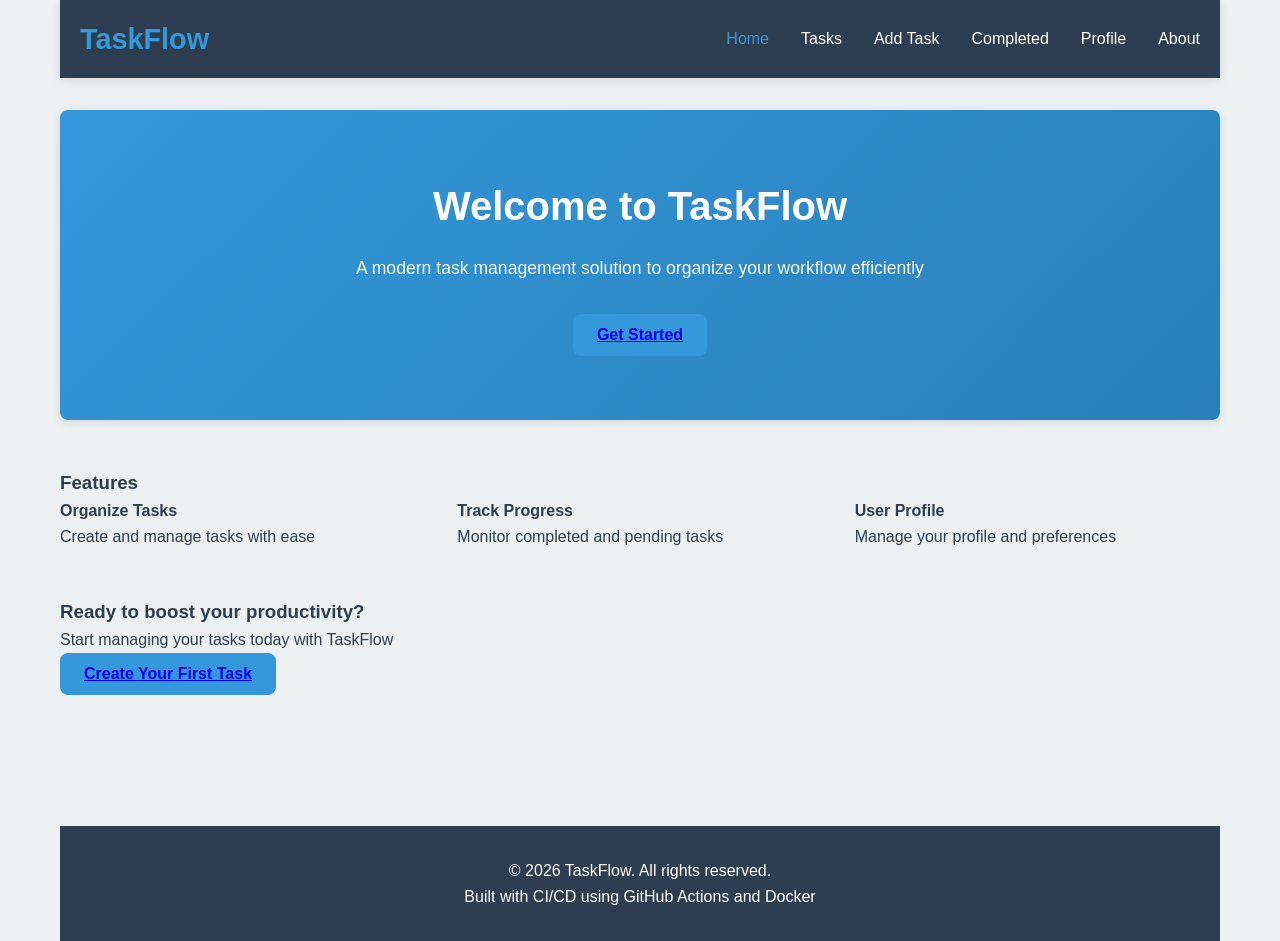
<file: source/index.html>
<!doctype html>
<html lang="en">
  <head>
    <meta charset="UTF-8" />
    <meta name="viewport" content="width=device-width, initial-scale=1.0" />
    <title>TaskFlow - Task Management</title>
    <link rel="stylesheet" href="../styles/style.css" />
  </head>

  <body>
    <div class="container">
      <header>
        <nav class="navbar">
          <div class="logo">
            <h1>TaskFlow</h1>
          </div>
          <ul class="nav-links">
            <li><a href="index.html" class="active">Home</a></li>
            <li><a href="task-list.html">Tasks</a></li>
            <li><a href="add-task.html">Add Task</a></li>
            <li><a href="completed-tasks.html">Completed</a></li>
            <li><a href="profile.html">Profile</a></li>
            <li><a href="about.html">About</a></li>
          </ul>
        </nav>
      </header>

      <main>
        <section class="hero">
          <div class="hero-content">
            <h2>Welcome to TaskFlow</h2>
            <p>
              A modern task management solution to organize your workflow
              efficiently
            </p>
            <button class="btn btn-primary">
              <a href="add-task.html">Get Started</a>
            </button>
          </div>
        </section>

        <section class="features">
          <h3>Features</h3>
          <div class="features-grid">
            <div class="feature-card">
              <h4>Organize Tasks</h4>
              <p>Create and manage tasks with ease</p>
            </div>
            <div class="feature-card">
              <h4>Track Progress</h4>
              <p>Monitor completed and pending tasks</p>
            </div>
            <div class="feature-card">
              <h4>User Profile</h4>
              <p>Manage your profile and preferences</p>
            </div>
          </div>
        </section>

        <section class="cta">
          <h3>Ready to boost your productivity?</h3>
          <p>Start managing your tasks today with TaskFlow</p>
          <button class="btn btn-primary">
            <a href="add-task.html">Create Your First Task</a>
          </button>
        </section>
      </main>

      <footer>
        <p>&copy; 2026 TaskFlow. All rights reserved.</p>
        <p>Built with CI/CD using GitHub Actions and Docker</p>
      </footer>
    </div>
  </body>
</html>
</file>
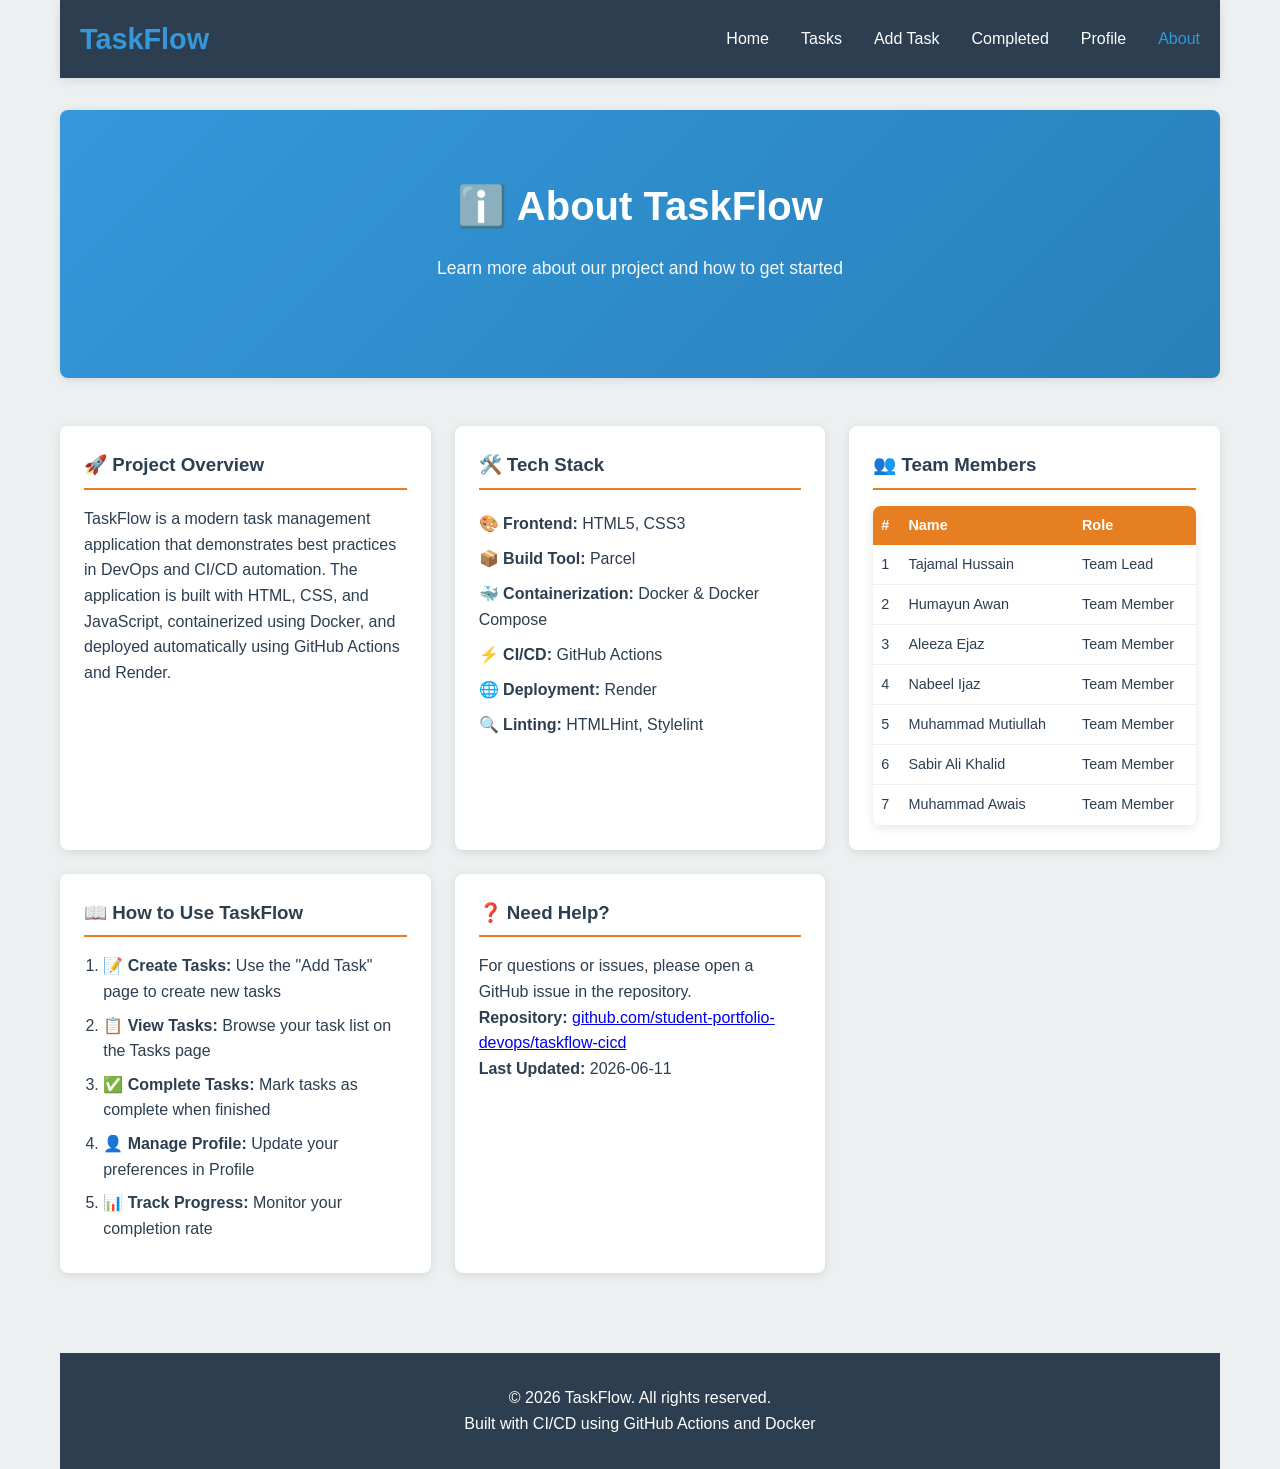
<file: source/about.html>
<!doctype html>
<html lang="en">
  <head>
    <meta charset="UTF-8" />
    <meta name="viewport" content="width=device-width, initial-scale=1.0" />
    <title>TaskFlow - About & Help</title>
    <link rel="stylesheet" href="../styles/style.css" />
  </head>

  <body>
    <div class="container">
      <header>
        <nav class="navbar">
          <div class="logo">
            <h1>TaskFlow</h1>
          </div>
          <ul class="nav-links">
            <li><a href="index.html">Home</a></li>
            <li><a href="task-list.html">Tasks</a></li>
            <li><a href="add-task.html">Add Task</a></li>
            <li><a href="completed-tasks.html">Completed</a></li>
            <li><a href="profile.html">Profile</a></li>
            <li><a href="about.html" class="active">About</a></li>
          </ul>
        </nav>
      </header>

      <main>
        <section class="hero about-hero">
          <div class="hero-content">
            <h2>ℹ️ About TaskFlow</h2>
            <p>Learn more about our project and how to get started</p>
          </div>
        </section>

        <section class="about-section">
          <div class="about-grid">
            <div class="about-card">
              <h3>🚀 Project Overview</h3>
              <p>
                TaskFlow is a modern task management application that
                demonstrates best practices in DevOps and CI/CD automation. The
                application is built with HTML, CSS, and JavaScript,
                containerized using Docker, and deployed automatically using
                GitHub Actions and Render.
              </p>
            </div>

            <div class="about-card">
              <h3>🛠️ Tech Stack</h3>
              <ul class="tech-list">
                <li>🎨 <strong>Frontend:</strong> HTML5, CSS3</li>
                <li>📦 <strong>Build Tool:</strong> Parcel</li>
                <li>
                  🐳 <strong>Containerization:</strong> Docker & Docker Compose
                </li>
                <li>⚡ <strong>CI/CD:</strong> GitHub Actions</li>
                <li>🌐 <strong>Deployment:</strong> Render</li>
                <li>🔍 <strong>Linting:</strong> HTMLHint, Stylelint</li>
              </ul>
            </div>

            <div class="about-card">
              <h3>👥 Team Members</h3>
              <table class="team-table">
                <thead>
                  <tr>
                    <th>#</th>
                    <th>Name</th>
                    <th>Role</th>
                  </tr>
                </thead>
                <tbody>
                  <tr>
                    <td>1</td>
                    <td>Tajamal Hussain</td>
                    <td>Team Lead</td>
                  </tr>
                  <tr>
                    <td>2</td>
                    <td>Humayun Awan</td>
                    <td>Team Member</td>
                  </tr>
                  <tr>
                    <td>3</td>
                    <td>Aleeza Ejaz</td>
                    <td>Team Member</td>
                  </tr>
                  <tr>
                    <td>4</td>
                    <td>Nabeel Ijaz</td>
                    <td>Team Member</td>
                  </tr>
                  <tr>
                    <td>5</td>
                    <td>Muhammad Mutiullah</td>
                    <td>Team Member</td>
                  </tr>
                  <tr>
                    <td>6</td>
                    <td>Sabir Ali Khalid</td>
                    <td>Team Member</td>
                  </tr>
                  <tr>
                    <td>7</td>
                    <td>Muhammad Awais</td>
                    <td>Team Member</td>
                  </tr>
                </tbody>
              </table>
            </div>

            <div class="about-card">
              <h3>📖 How to Use TaskFlow</h3>
              <ol class="help-steps">
                <li>
                  📝 <strong>Create Tasks:</strong> Use the "Add Task" page to
                  create new tasks
                </li>
                <li>
                  📋 <strong>View Tasks:</strong> Browse your task list on the
                  Tasks page
                </li>
                <li>
                  ✅ <strong>Complete Tasks:</strong> Mark tasks as complete
                  when finished
                </li>
                <li>
                  👤 <strong>Manage Profile:</strong> Update your preferences in
                  Profile
                </li>
                <li>
                  📊 <strong>Track Progress:</strong> Monitor your completion
                  rate
                </li>
              </ol>
            </div>

            <div class="about-card">
              <h3>❓ Need Help?</h3>
              <p>
                For questions or issues, please open a GitHub issue in the
                repository.
              </p>
              <p>
                <strong>Repository:</strong>
                <a
                  href="https://github.com/student-portfolio-devops/taskflow-cicd"
                  target="_blank"
                  >github.com/student-portfolio-devops/taskflow-cicd</a
                >
              </p>
              <p><strong>Last Updated:</strong> 2026-06-11</p>
            </div>
          </div>
        </section>
      </main>

      <footer>
        <p>&copy; 2026 TaskFlow. All rights reserved.</p>
        <p>Built with CI/CD using GitHub Actions and Docker</p>
      </footer>
    </div>
  </body>
</html>
</file>
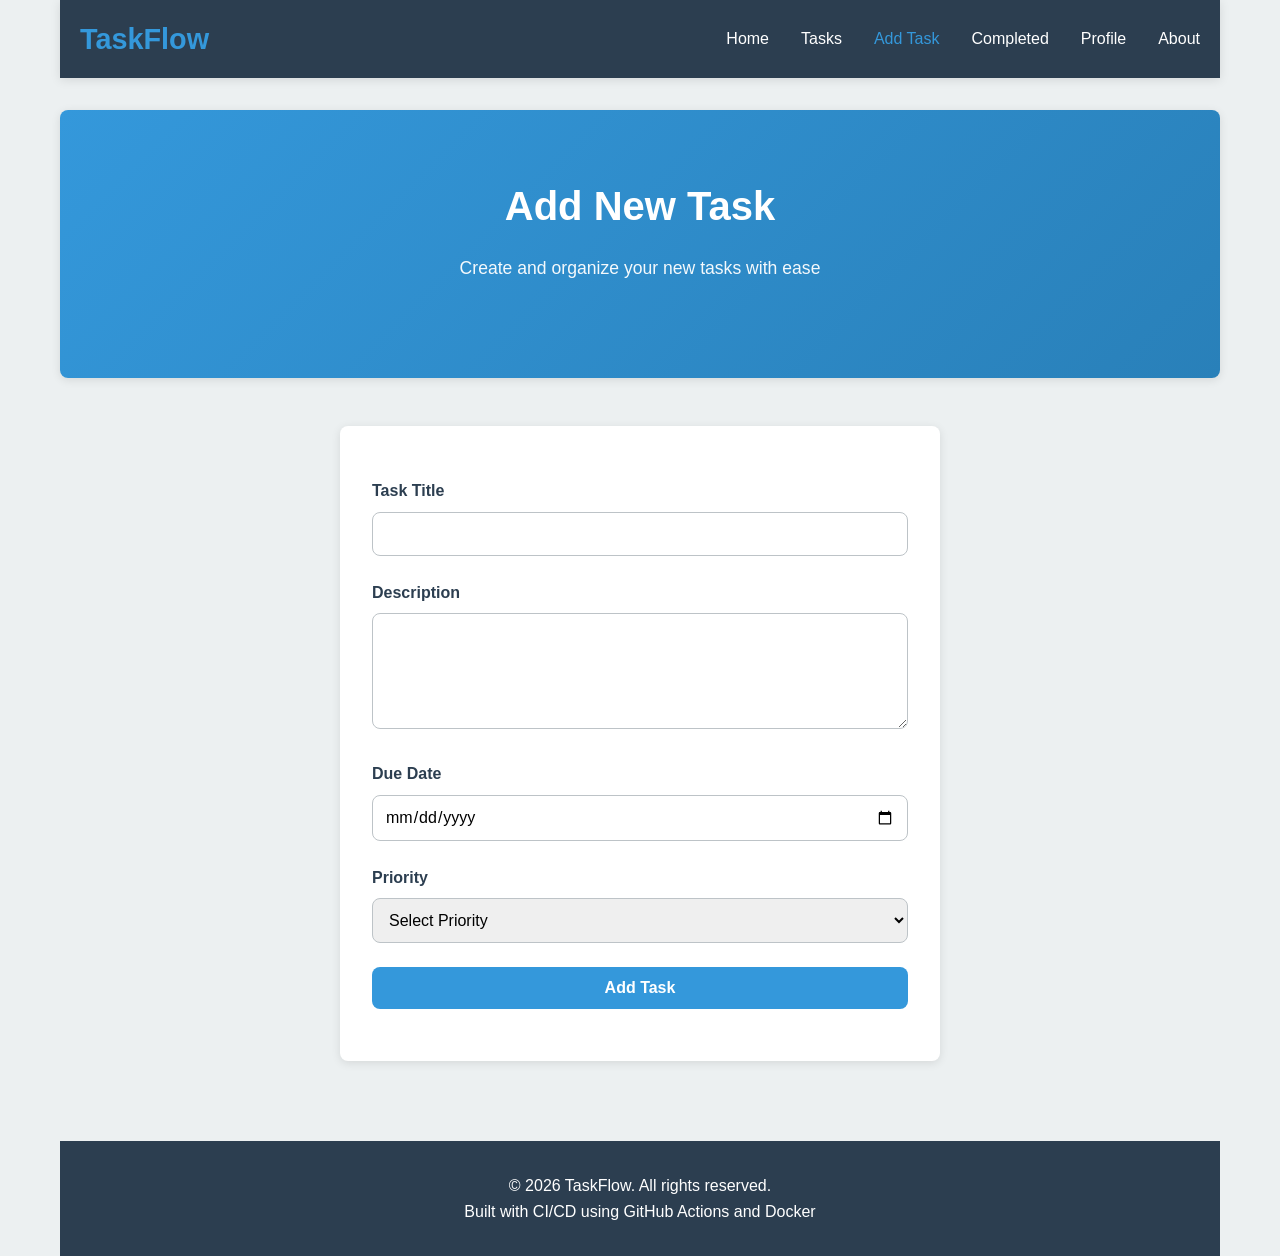
<file: source/add-task.html>
<!doctype html>
<html lang="en">
  <head>
    <meta charset="UTF-8" />
    <meta name="viewport" content="width=device-width, initial-scale=1.0" />
    <title>Add Task - TaskFlow</title>
    <link rel="stylesheet" href="../styles/style.css" />
  </head>

  <body>
    <div class="container">
      <header>
        <nav class="navbar">
          <div class="logo">
            <h1>TaskFlow</h1>
          </div>
          <ul class="nav-links">
            <li><a href="index.html">Home</a></li>
            <li><a href="task-list.html">Tasks</a></li>
            <li><a href="add-task.html" class="active">Add Task</a></li>
            <li><a href="completed-tasks.html">Completed</a></li>
            <li><a href="profile.html">Profile</a></li>
            <li><a href="about.html">About</a></li>
          </ul>
        </nav>
      </header>

      <main>
        <section class="hero">
          <div class="hero-content">
            <h2>Add New Task</h2>
            <p>Create and organize your new tasks with ease</p>
          </div>
        </section>

        <section class="task-form-section">
          <form class="add-task-form">
            <label for="title">Task Title</label>
            <input type="text" id="title" required />

            <label for="description">Description</label>
            <textarea id="description" rows="5" required></textarea>

            <label for="date">Due Date</label>
            <input type="date" id="date" required />

            <label for="priority">Priority</label>
            <select id="priority" required>
              <option value="">Select Priority</option>
              <option>High</option>
              <option>Medium</option>
              <option>Low</option>
            </select>

            <button type="submit" class="btn btn-primary">Add Task</button>
          </form>
        </section>
      </main>

      <footer>
        <p>&copy; 2026 TaskFlow. All rights reserved.</p>
        <p>Built with CI/CD using GitHub Actions and Docker</p>
      </footer>
    </div>
  </body>
</html>
</file>
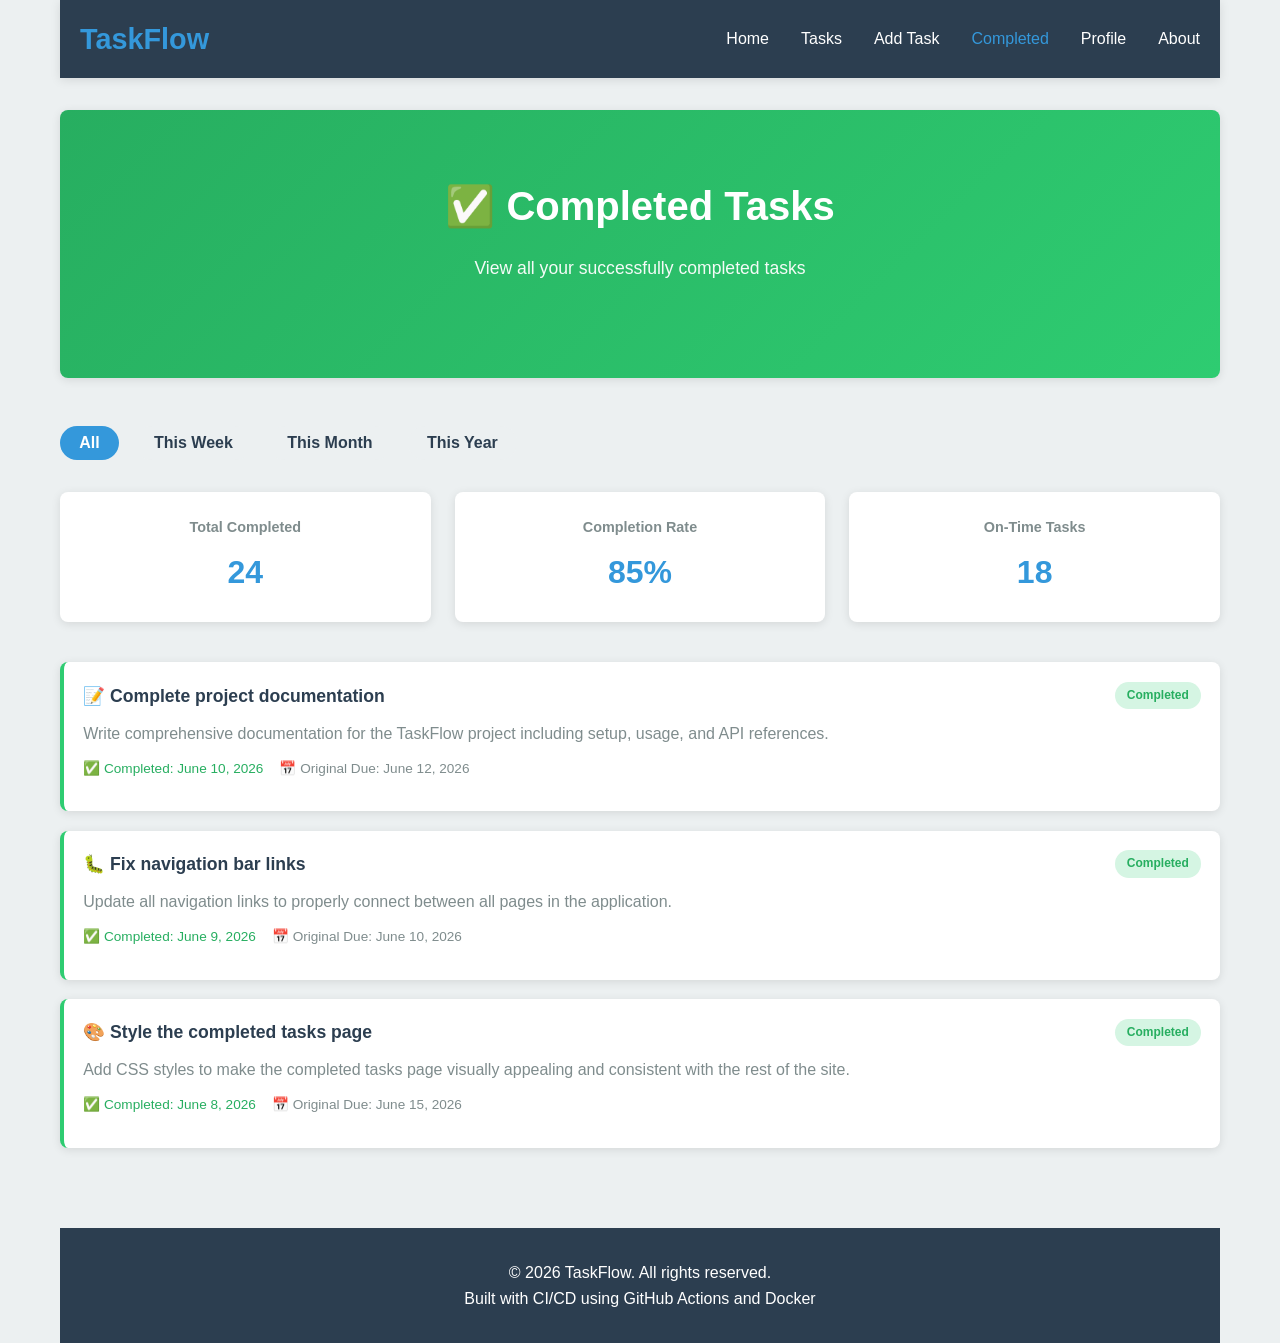
<file: source/completed-tasks.html>
<!doctype html>
<html lang="en">
  <head>
    <meta charset="UTF-8" />
    <meta name="viewport" content="width=device-width, initial-scale=1.0" />
    <title>TaskFlow - Completed Tasks</title>
    <link rel="stylesheet" href="../styles/style.css" />
  </head>

  <body>
    <div class="container">
      <header>
        <nav class="navbar">
          <div class="logo">
            <h1>TaskFlow</h1>
          </div>
          <ul class="nav-links">
            <li><a href="index.html">Home</a></li>
            <li><a href="task-list.html">Tasks</a></li>
            <li><a href="add-task.html">Add Task</a></li>
            <li><a href="completed-tasks.html" class="active">Completed</a></li>
            <li><a href="profile.html">Profile</a></li>
            <li><a href="about.html">About</a></li>
          </ul>
          <!-- ✅ Added missing closing tag -->
        </nav>
      </header>

      <main>
        <section class="hero completed-hero">
          <div class="hero-content">
            <h2>✅ Completed Tasks</h2>
            <p>View all your successfully completed tasks</p>
          </div>
        </section>

        <section class="completed-tasks-section">
          <div class="filters">
            <button type="button" class="btn btn-filter active">All</button>
            <button type="button" class="btn btn-filter">This Week</button>
            <button type="button" class="btn btn-filter">This Month</button>
            <button type="button" class="btn btn-filter">This Year</button>
          </div>

          <div class="completed-stats">
            <div class="stat-card">
              <h3>Total Completed</h3>
              <p class="stat-number">24</p>
            </div>
            <div class="stat-card">
              <h3>Completion Rate</h3>
              <p class="stat-number">85%</p>
            </div>
            <div class="stat-card">
              <h3>On-Time Tasks</h3>
              <p class="stat-number">18</p>
            </div>
          </div>

          <div class="tasks-list completed-tasks-list">
            <div class="task-card completed">
              <div class="task-header">
                <h3>📝 Complete project documentation</h3>
                <span class="badge completed-badge">Completed</span>
              </div>
              <p class="task-description">
                Write comprehensive documentation for the TaskFlow project
                including setup, usage, and API references.
              </p>
              <div class="task-meta">
                <span class="completion-date">✅ Completed: June 10, 2026</span>
                <span class="due-date">📅 Original Due: June 12, 2026</span>
              </div>
            </div>

            <div class="task-card completed">
              <div class="task-header">
                <h3>🐛 Fix navigation bar links</h3>
                <span class="badge completed-badge">Completed</span>
              </div>
              <p class="task-description">
                Update all navigation links to properly connect between all
                pages in the application.
              </p>
              <div class="task-meta">
                <span class="completion-date">✅ Completed: June 9, 2026</span>
                <span class="due-date">📅 Original Due: June 10, 2026</span>
              </div>
            </div>

            <div class="task-card completed">
              <div class="task-header">
                <h3>🎨 Style the completed tasks page</h3>
                <span class="badge completed-badge">Completed</span>
              </div>
              <p class="task-description">
                Add CSS styles to make the completed tasks page visually
                appealing and consistent with the rest of the site.
              </p>
              <div class="task-meta">
                <span class="completion-date">✅ Completed: June 8, 2026</span>
                <span class="due-date">📅 Original Due: June 15, 2026</span>
              </div>
            </div>
          </div>
        </section>
      </main>

      <footer>
        <p>&copy; 2026 TaskFlow. All rights reserved.</p>
        <p>Built with CI/CD using GitHub Actions and Docker</p>
      </footer>
    </div>
  </body>
</html>
</file>
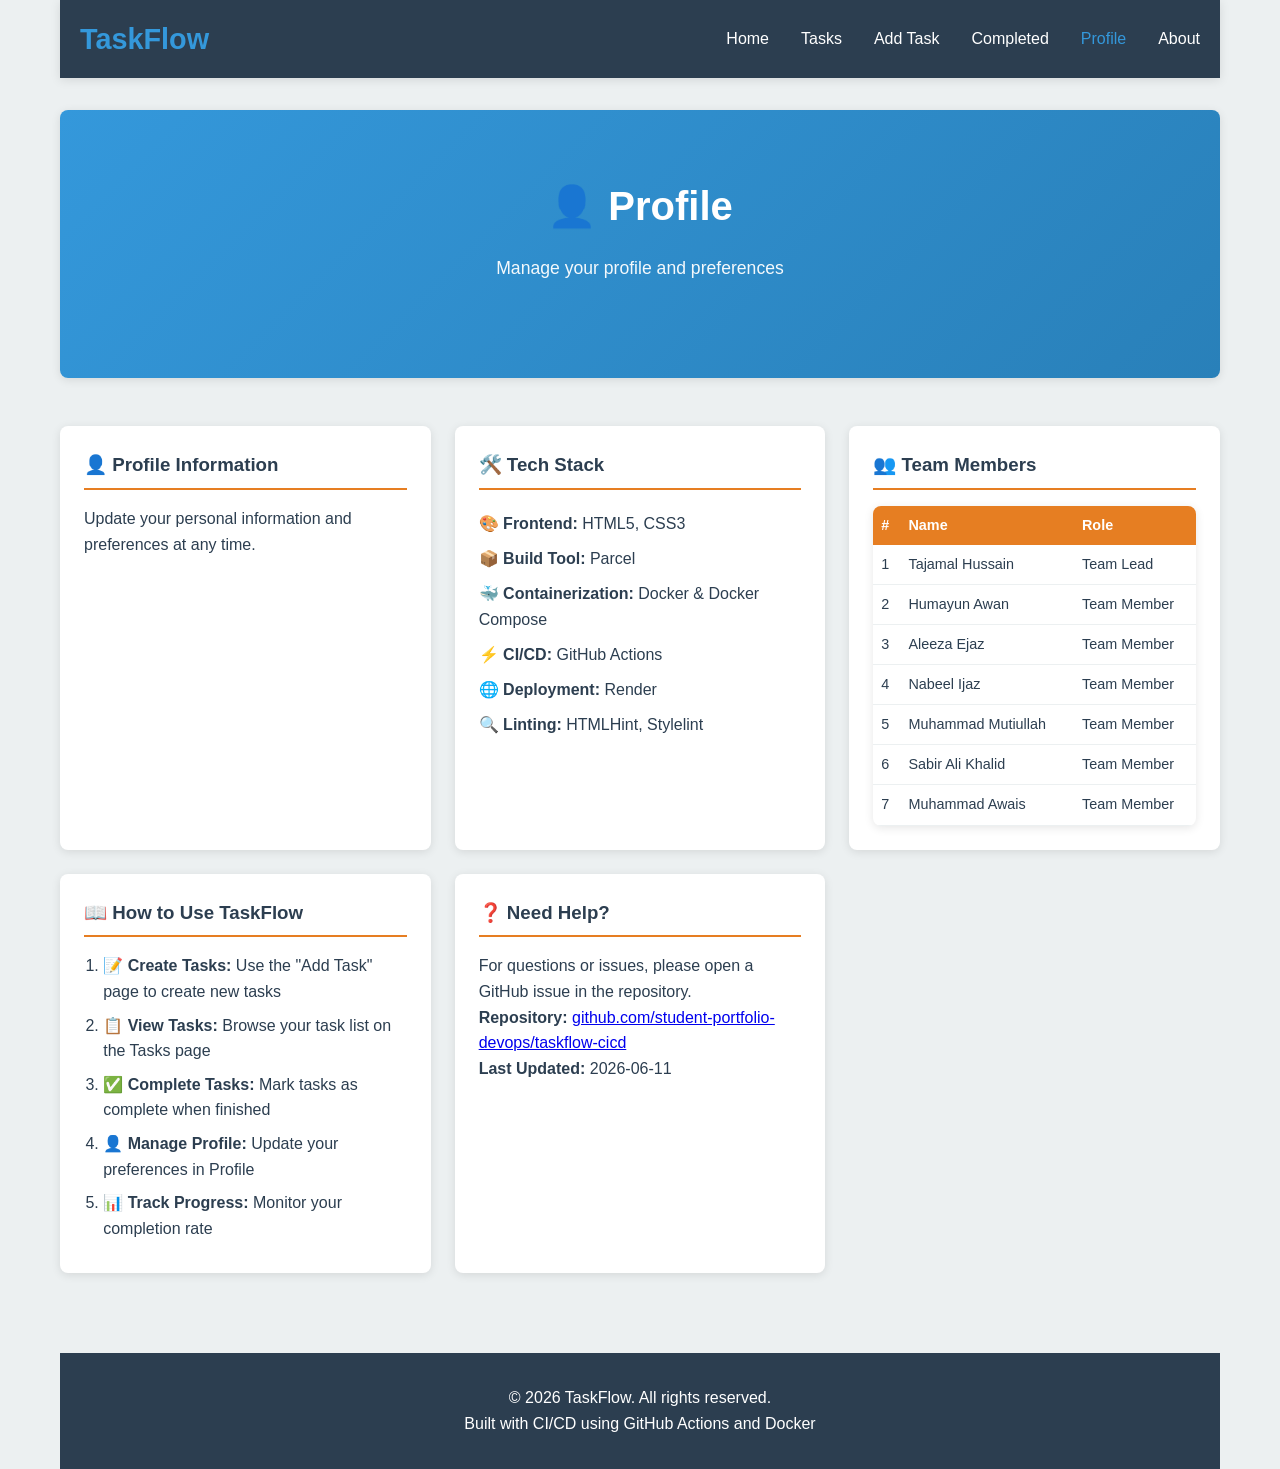
<file: source/profile.html>
<!doctype html>
<html lang="en">
  <head>
    <meta charset="UTF-8" />
    <meta name="viewport" content="width=device-width, initial-scale=1.0" />
    <title>TaskFlow - Profile</title>
    <link rel="stylesheet" href="../styles/style.css" />
  </head>

  <body>
    <div class="container">
      <header>
        <nav class="navbar">
          <div class="logo">
            <h1>TaskFlow</h1>
          </div>
          <ul class="nav-links">
            <li><a href="index.html">Home</a></li>
            <li><a href="task-list.html">Tasks</a></li>
            <li><a href="add-task.html">Add Task</a></li>
            <li><a href="completed-tasks.html">Completed</a></li>
            <li><a href="profile.html" class="active">Profile</a></li>
            <li><a href="about.html">About</a></li>
          </ul>
        </nav>
      </header>

      <main>
        <section class="hero profile-hero">
          <div class="hero-content">
            <h2>👤 Profile</h2>
            <p>Manage your profile and preferences</p>
          </div>
        </section>

        <section class="about-section">
          <div class="about-grid">
            <div class="about-card">
              <h3>👤 Profile Information</h3>
              <p>
                Update your personal information and preferences at any time.
              </p>
            </div>

            <div class="about-card">
              <h3>🛠️ Tech Stack</h3>
              <ul class="tech-list">
                <li>🎨 <strong>Frontend:</strong> HTML5, CSS3</li>
                <li>📦 <strong>Build Tool:</strong> Parcel</li>
                <li>
                  🐳 <strong>Containerization:</strong> Docker & Docker Compose
                </li>
                <li>⚡ <strong>CI/CD:</strong> GitHub Actions</li>
                <li>🌐 <strong>Deployment:</strong> Render</li>
                <li>🔍 <strong>Linting:</strong> HTMLHint, Stylelint</li>
              </ul>
            </div>

            <div class="about-card">
              <h3>👥 Team Members</h3>
              <table class="team-table">
                <thead>
                  <tr>
                    <th>#</th>
                    <th>Name</th>
                    <th>Role</th>
                  </tr>
                </thead>
                <tbody>
                  <tr>
                    <td>1</td>
                    <td>Tajamal Hussain</td>
                    <td>Team Lead</td>
                  </tr>
                  <tr>
                    <td>2</td>
                    <td>Humayun Awan</td>
                    <td>Team Member</td>
                  </tr>
                  <tr>
                    <td>3</td>
                    <td>Aleeza Ejaz</td>
                    <td>Team Member</td>
                  </tr>
                  <tr>
                    <td>4</td>
                    <td>Nabeel Ijaz</td>
                    <td>Team Member</td>
                  </tr>
                  <tr>
                    <td>5</td>
                    <td>Muhammad Mutiullah</td>
                    <td>Team Member</td>
                  </tr>
                  <tr>
                    <td>6</td>
                    <td>Sabir Ali Khalid</td>
                    <td>Team Member</td>
                  </tr>
                  <tr>
                    <td>7</td>
                    <td>Muhammad Awais</td>
                    <td>Team Member</td>
                  </tr>
                </tbody>
              </table>
            </div>

            <div class="about-card">
              <h3>📖 How to Use TaskFlow</h3>
              <ol class="help-steps">
                <li>
                  📝 <strong>Create Tasks:</strong> Use the "Add Task" page to
                  create new tasks
                </li>
                <li>
                  📋 <strong>View Tasks:</strong> Browse your task list on the
                  Tasks page
                </li>
                <li>
                  ✅ <strong>Complete Tasks:</strong> Mark tasks as complete
                  when finished
                </li>
                <li>
                  👤 <strong>Manage Profile:</strong> Update your preferences in
                  Profile
                </li>
                <li>
                  📊 <strong>Track Progress:</strong> Monitor your completion
                  rate
                </li>
              </ol>
            </div>

            <div class="about-card">
              <h3>❓ Need Help?</h3>
              <p>
                For questions or issues, please open a GitHub issue in the
                repository.
              </p>
              <p>
                <strong>Repository:</strong>
                <a
                  href="https://github.com/student-portfolio-devops/taskflow-cicd"
                  target="_blank"
                  >github.com/student-portfolio-devops/taskflow-cicd</a
                >
              </p>
              <p><strong>Last Updated:</strong> 2026-06-11</p>
            </div>
          </div>
        </section>
      </main>

      <footer>
        <p>&copy; 2026 TaskFlow. All rights reserved.</p>
        <p>Built with CI/CD using GitHub Actions and Docker</p>
      </footer>
    </div>
  </body>
</html>
</file>
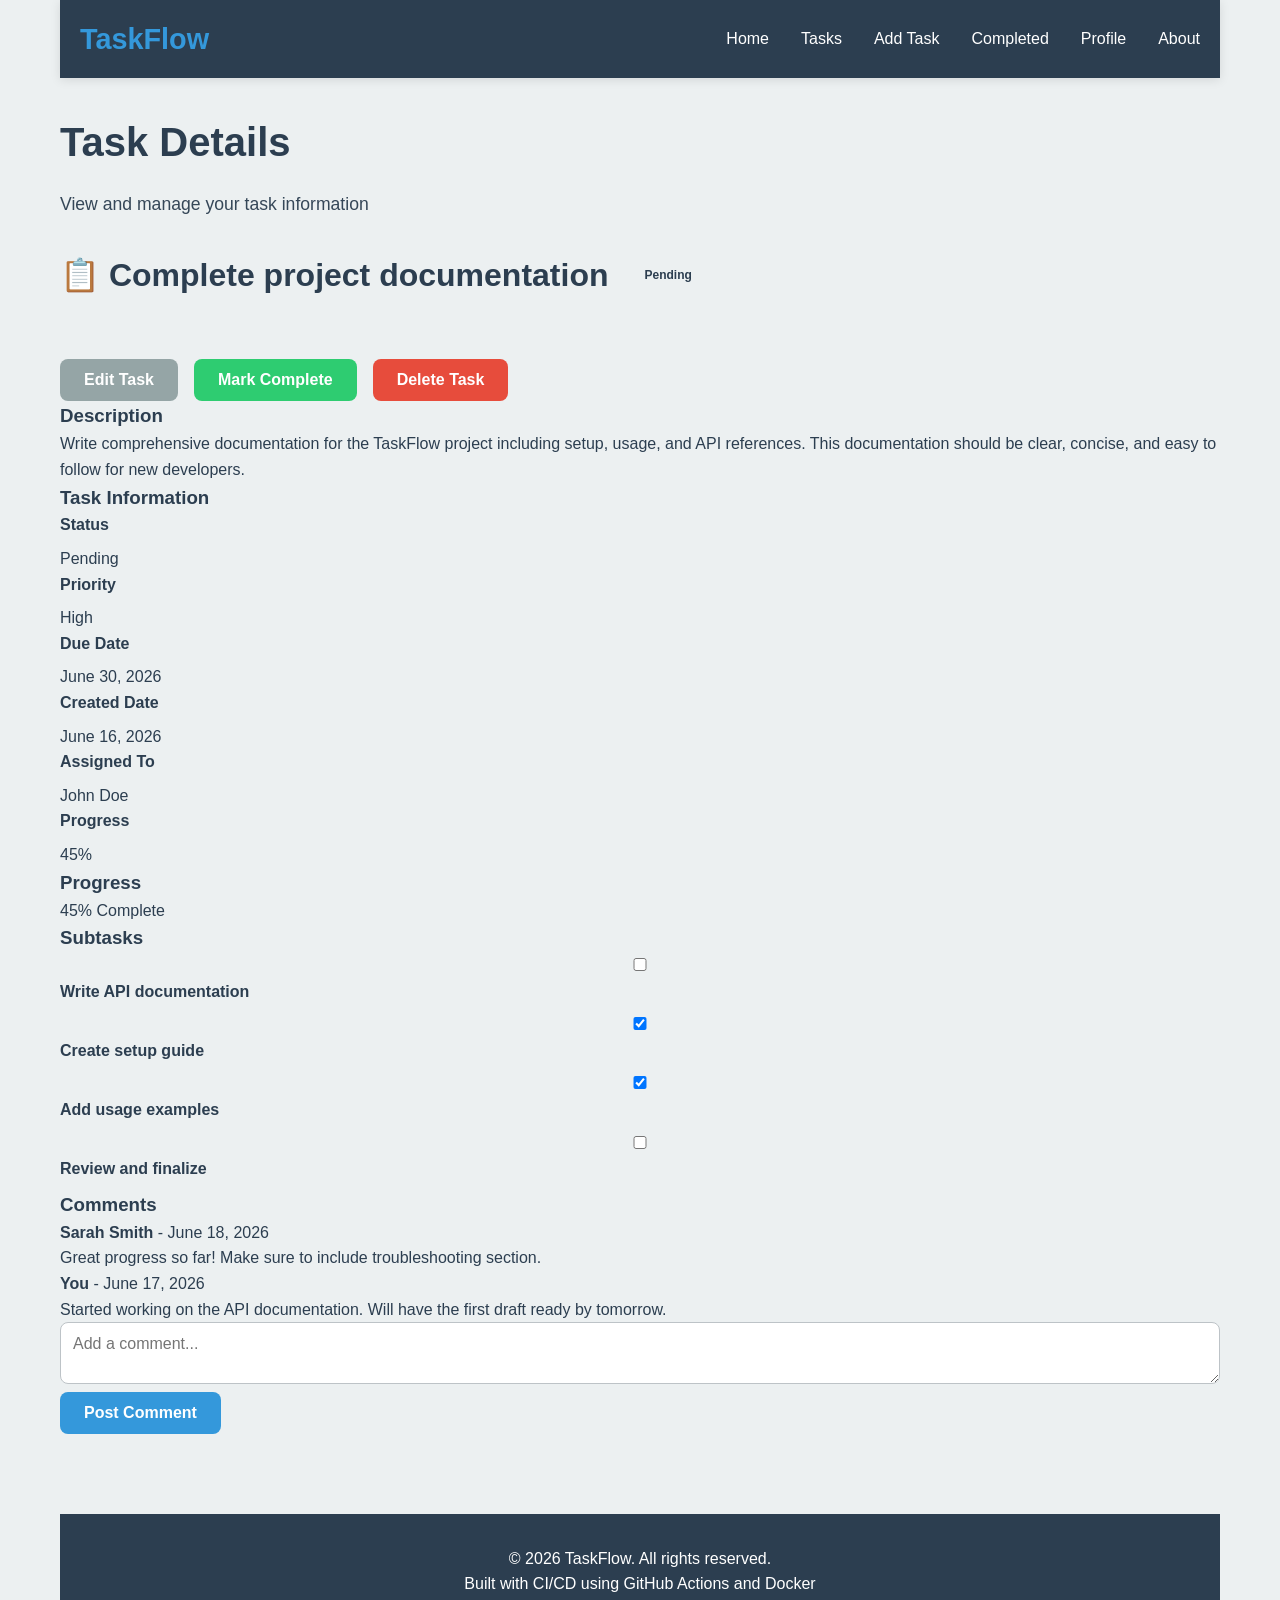
<file: source/task-detail.html>
<!DOCTYPE html>
<html lang="en">

<head>
    <meta charset="UTF-8" />
    <meta name="viewport" content="width=device-width, initial-scale=1.0" />
    <title>TaskFlow - Task Detail</title>
    <link rel="stylesheet" href="../styles/style.css" />
</head>

<body>
    <div class="container">
        <header>
            <nav class="navbar">
                <div class="logo">
                    <h1>TaskFlow</h1>
                </div>
                <ul class="nav-links">
                    <li><a href="index.html">Home</a></li>
                    <li><a href="#">Tasks</a></li>
                    <li><a href="add-task.html">Add Task</a></li>
                    <li><a href="completed-tasks.html">Completed</a></li>
                    <li><a href="#">Profile</a></li>
                    <li><a href="#">About</a></li>
                </ul>
            </nav>
        </header>

        <main>
            <section class="task-detail-hero">
                <div class="hero-content">
                    <h2>Task Details</h2>
                    <p>View and manage your task information</p>
                </div>
            </section>

            <section class="task-detail-section">
                <div class="task-detail-container">
                    <div class="task-detail-header">
                        <div class="task-title-section">
                            <h2>📋 Complete project documentation</h2>
                            <span class="badge status-pending">Pending</span>
                        </div>
                        <div class="task-actions">
                            <button class="btn btn-secondary">Edit Task</button>
                            <button class="btn btn-success">Mark Complete</button>
                            <button class="btn btn-danger">Delete Task</button>
                        </div>
                    </div>

                    <div class="task-detail-content">
                        <div class="detail-section">
                            <h3>Description</h3>
                            <p>Write comprehensive documentation for the TaskFlow project including setup, usage, and API references. This documentation should be clear, concise, and easy to follow for new developers.</p>
                        </div>

                        <div class="detail-section">
                            <h3>Task Information</h3>
                            <div class="info-grid">
                                <div class="info-item">
                                    <label>Status</label>
                                    <p>Pending</p>
                                </div>
                                <div class="info-item">
                                    <label>Priority</label>
                                    <p><span class="priority-high">High</span></p>
                                </div>
                                <div class="info-item">
                                    <label>Due Date</label>
                                    <p>June 30, 2026</p>
                                </div>
                                <div class="info-item">
                                    <label>Created Date</label>
                                    <p>June 16, 2026</p>
                                </div>
                                <div class="info-item">
                                    <label>Assigned To</label>
                                    <p>John Doe</p>
                                </div>
                                <div class="info-item">
                                    <label>Progress</label>
                                    <p>45%</p>
                                </div>
                            </div>
                        </div>

                        <div class="detail-section">
                            <h3>Progress</h3>
                            <div class="progress-bar">
                                <div class="progress-fill" style="width: 45%;"></div>
                            </div>
                            <p class="progress-text">45% Complete</p>
                        </div>

                        <div class="detail-section">
                            <h3>Subtasks</h3>
                            <ul class="subtasks-list">
                                <li>
                                    <input type="checkbox" id="subtask1">
                                    <label for="subtask1">Write API documentation</label>
                                </li>
                                <li>
                                    <input type="checkbox" id="subtask2" checked>
                                    <label for="subtask2">Create setup guide</label>
                                </li>
                                <li>
                                    <input type="checkbox" id="subtask3" checked>
                                    <label for="subtask3">Add usage examples</label>
                                </li>
                                <li>
                                    <input type="checkbox" id="subtask4">
                                    <label for="subtask4">Review and finalize</label>
                                </li>
                            </ul>
                        </div>

                        <div class="detail-section">
                            <h3>Comments</h3>
                            <div class="comments-section">
                                <div class="comment">
                                    <p class="comment-author"><strong>Sarah Smith</strong> - June 18, 2026</p>
                                    <p class="comment-text">Great progress so far! Make sure to include troubleshooting section.</p>
                                </div>
                                <div class="comment">
                                    <p class="comment-author"><strong>You</strong> - June 17, 2026</p>
                                    <p class="comment-text">Started working on the API documentation. Will have the first draft ready by tomorrow.</p>
                                </div>
                            </div>
                            <div class="add-comment">
                                <textarea placeholder="Add a comment..."></textarea>
                                <button class="btn btn-primary">Post Comment</button>
                            </div>
                        </div>
                    </div>
                </div>
            </section>
        </main>

        <footer>
            <p>&copy; 2026 TaskFlow. All rights reserved.</p>
            <p>Built with CI/CD using GitHub Actions and Docker</p>
        </footer>
    </div>
</body>

</html>
</file>
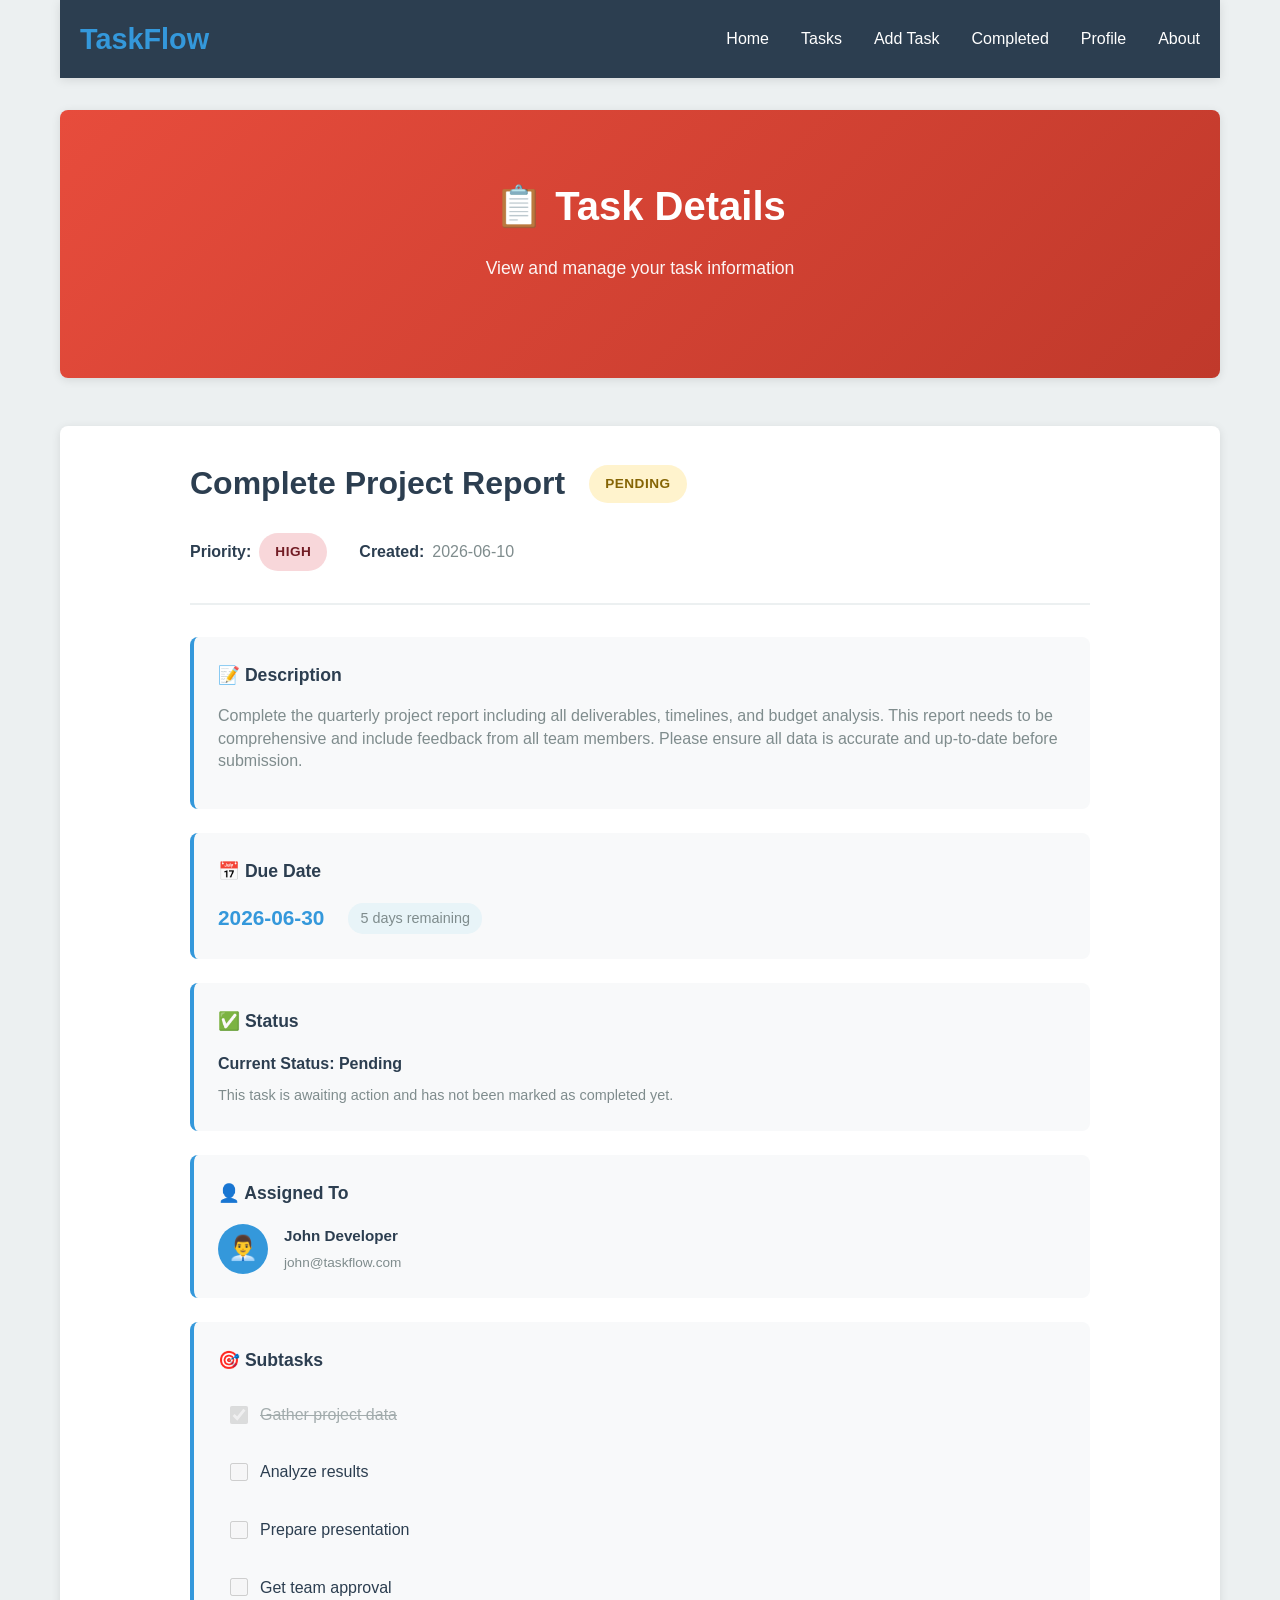
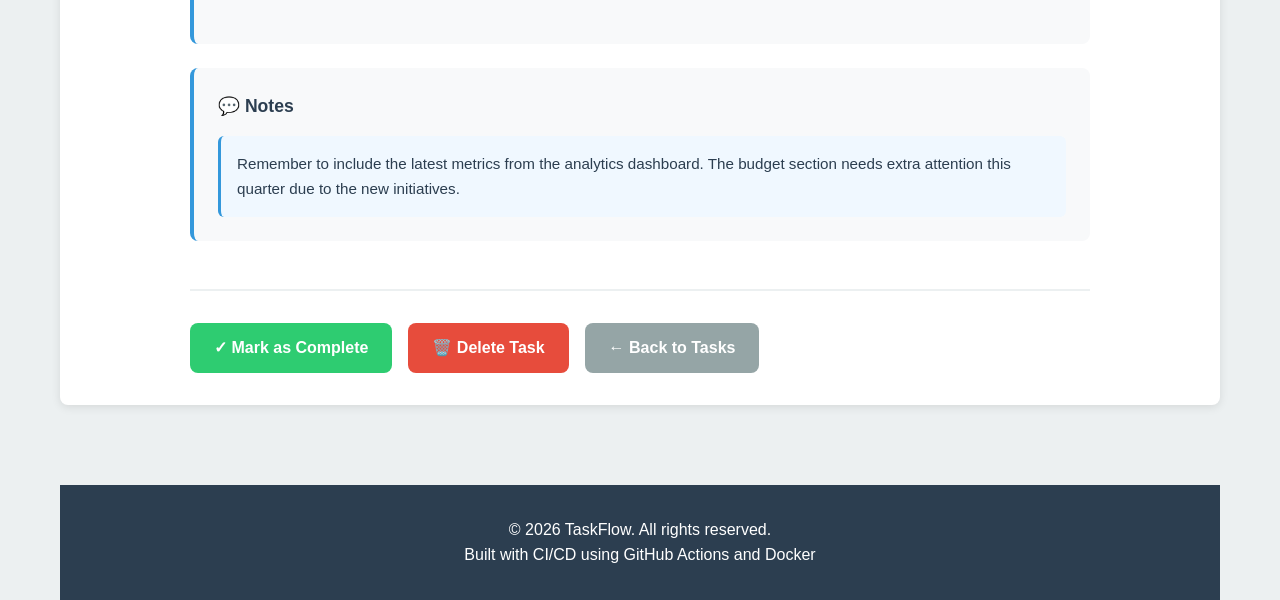
<file: source/task-details.html>
<!doctype html>
<html lang="en">
  <head>
    <meta charset="UTF-8" />
    <meta name="viewport" content="width=device-width, initial-scale=1.0" />
    <title>TaskFlow - Task Details</title>
    <link rel="stylesheet" href="../styles/style.css" />
  </head>

  <body>
    <div class="container">
      <header>
        <nav class="navbar">
          <div class="logo">
            <h1>TaskFlow</h1>
          </div>
          <ul class="nav-links">
            <li><a href="index.html">Home</a></li>
            <li><a href="task-list.html">Tasks</a></li>
            <li><a href="add-task.html">Add Task</a></li>
            <li><a href="completed-tasks.html">Completed</a></li>
            <li><a href="profile.html">Profile</a></li>
            <li><a href="about.html">About</a></li>
          </ul>
        </nav>
      </header>

      <main>
        <section class="hero task-details-hero">
          <div class="hero-content">
            <h2>📋 Task Details</h2>
            <p>View and manage your task information</p>
          </div>
        </section>

        <section class="task-details-section">
          <div class="task-details-container">
            <!-- Task Header with Status Badge -->
            <div class="task-details-header">
              <div class="task-title-section">
                <h2 id="taskTitle">Complete Project Report</h2>
                <span class="status-badge pending">Pending</span>
              </div>
              <div class="task-meta-info">
                <div class="meta-item">
                  <span class="meta-label">Priority:</span>
                  <span class="priority-badge high">High</span>
                </div>
                <div class="meta-item">
                  <span class="meta-label">Created:</span>
                  <span class="meta-value">2026-06-10</span>
                </div>
              </div>
            </div>

            <!-- Task Body -->
            <div class="task-details-body">
              <!-- Description -->
              <div class="detail-card">
                <h3 class="detail-title">📝 Description</h3>
                <p class="task-description">
                  Complete the quarterly project report including all
                  deliverables, timelines, and budget analysis. This report
                  needs to be comprehensive and include feedback from all team
                  members. Please ensure all data is accurate and up-to-date
                  before submission.
                </p>
              </div>

              <!-- Due Date -->
              <div class="detail-card">
                <h3 class="detail-title">📅 Due Date</h3>
                <div class="due-date-info">
                  <p class="due-date-value">2026-06-30</p>
                  <p class="days-remaining">5 days remaining</p>
                </div>
              </div>

              <!-- Status -->
              <div class="detail-card">
                <h3 class="detail-title">✅ Status</h3>
                <div class="status-details">
                  <p class="status-text">
                    Current Status: <strong>Pending</strong>
                  </p>
                  <p class="status-description">
                    This task is awaiting action and has not been marked as
                    completed yet.
                  </p>
                </div>
              </div>

              <!-- Assignee -->
              <div class="detail-card">
                <h3 class="detail-title">👤 Assigned To</h3>
                <div class="assignee-info">
                  <div class="assignee-avatar">👨‍💼</div>
                  <div class="assignee-details">
                    <p class="assignee-name">John Developer</p>
                    <p class="assignee-email">john@taskflow.com</p>
                  </div>
                </div>
              </div>

              <!-- Subtasks -->
              <div class="detail-card">
                <h3 class="detail-title">🎯 Subtasks</h3>
                <ul class="subtasks-list">
                  <li class="subtask-item completed">
                    <input type="checkbox" id="subtask1" checked disabled />
                    <label for="subtask1">Gather project data</label>
                  </li>
                  <li class="subtask-item">
                    <input type="checkbox" id="subtask2" disabled />
                    <label for="subtask2">Analyze results</label>
                  </li>
                  <li class="subtask-item">
                    <input type="checkbox" id="subtask3" disabled />
                    <label for="subtask3">Prepare presentation</label>
                  </li>
                  <li class="subtask-item">
                    <input type="checkbox" id="subtask4" disabled />
                    <label for="subtask4">Get team approval</label>
                  </li>
                </ul>
              </div>

              <!-- Notes/Comments -->
              <div class="detail-card">
                <h3 class="detail-title">💬 Notes</h3>
                <div class="notes-section">
                  <p class="note-text">
                    Remember to include the latest metrics from the analytics
                    dashboard. The budget section needs extra attention this
                    quarter due to the new initiatives.
                  </p>
                </div>
              </div>
            </div>

            <!-- Action Buttons -->
            <div class="task-actions">
              <button class="btn btn-success" onclick="completeTask()">
                ✓ Mark as Complete
              </button>
              <button class="btn btn-danger" onclick="deleteTask()">
                🗑️ Delete Task
              </button>
              <a href="task-list.html" class="btn btn-secondary">
                ← Back to Tasks
              </a>
            </div>
          </div>
        </section>
      </main>

      <footer>
        <p>&copy; 2026 TaskFlow. All rights reserved.</p>
        <p>Built with CI/CD using GitHub Actions and Docker</p>
      </footer>
    </div>

    <script>
      function completeTask() {
        alert("Task marked as complete!");
        // In a real application, this would update the task status
      }

      function deleteTask() {
        if (confirm("Are you sure you want to delete this task?")) {
          alert("Task deleted successfully!");
          // In a real application, this would delete the task
          // window.location.href = 'task-list.html';
        }
      }
    </script>
  </body>
</html>
</file>
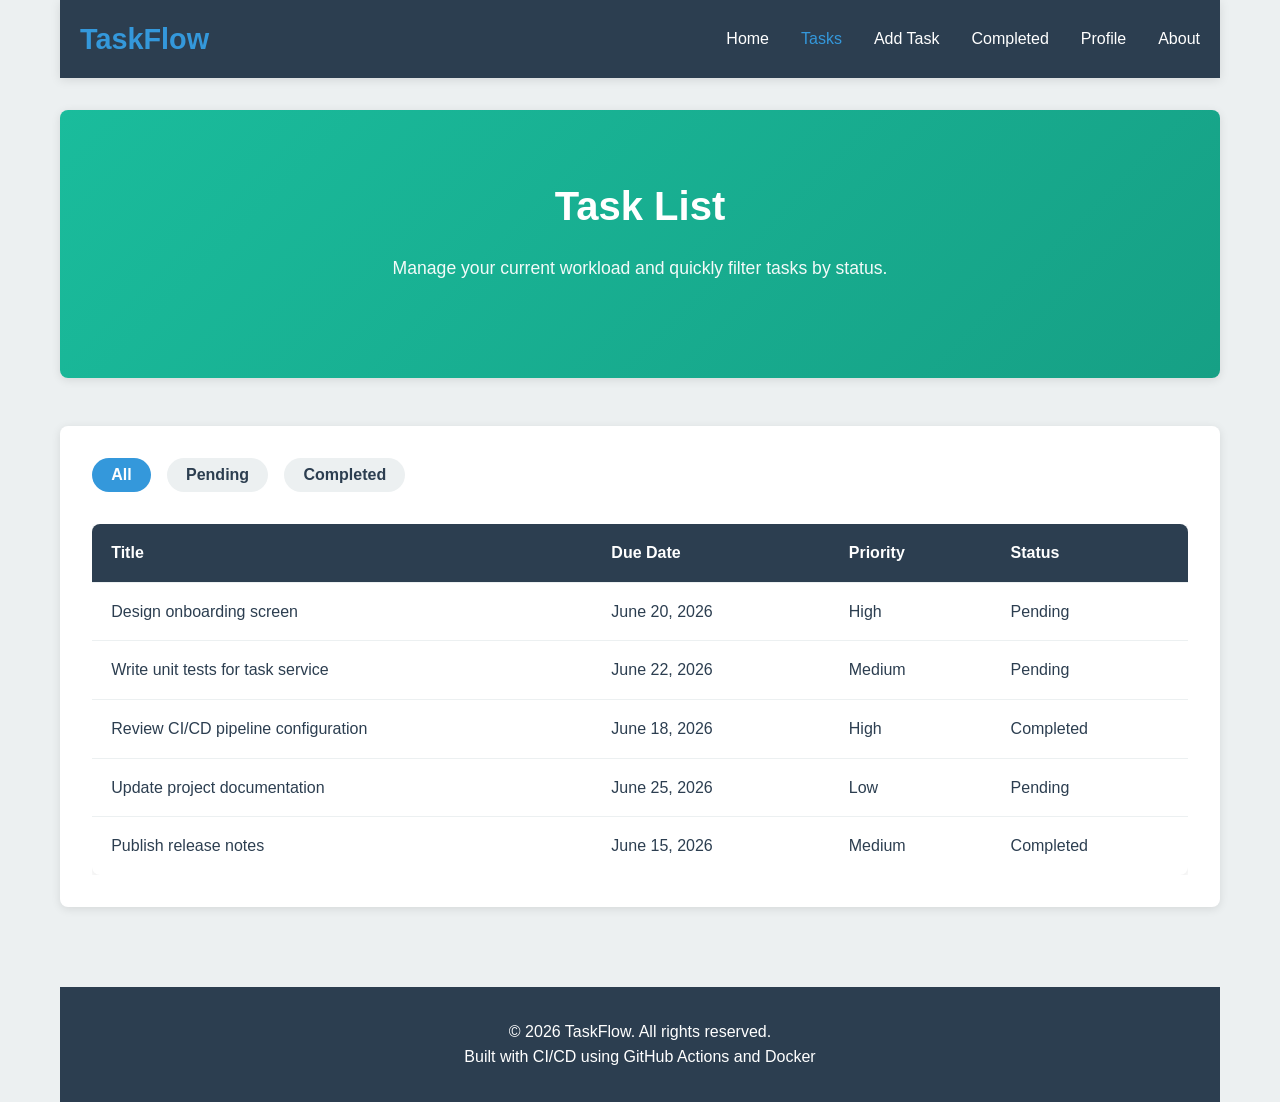
<file: source/task-list.html>
<!doctype html>
<html lang="en">
  <head>
    <meta charset="UTF-8" />
    <meta name="viewport" content="width=device-width, initial-scale=1.0" />
    <title>TaskFlow - Task List</title>
    <link rel="stylesheet" href="../styles/style.css" />
  </head>
  <body>
    <div class="container">
      <header>
        <nav class="navbar">
          <div class="logo">
            <h1>TaskFlow</h1>
          </div>
          <ul class="nav-links">
            <li><a href="index.html">Home</a></li>
            <li><a href="task-list.html" class="active">Tasks</a></li>
            <li><a href="add-task.html">Add Task</a></li>
            <li><a href="completed-tasks.html">Completed</a></li>
            <li><a href="profile.html">Profile</a></li>
            <li><a href="about.html">About</a></li>
          </ul>
        </nav>
      </header>

      <main>
        <section class="hero task-list-hero">
          <div class="hero-content">
            <h2>Task List</h2>
            <p>
              Manage your current workload and quickly filter tasks by status.
            </p>
          </div>
        </section>

        <section class="task-list-section">
          <div class="filters">
            <button type="button" class="btn btn-filter active">All</button>
            <button type="button" class="btn btn-filter">Pending</button>
            <button type="button" class="btn btn-filter">Completed</button>
          </div>

          <div class="task-table-wrapper">
            <table class="task-table">
              <thead>
                <tr>
                  <th>Title</th>
                  <th>Due Date</th>
                  <th>Priority</th>
                  <th>Status</th>
                </tr>
              </thead>
              <tbody>
                <tr>
                  <td>Design onboarding screen</td>
                  <td>June 20, 2026</td>
                  <td>High</td>
                  <td>Pending</td>
                </tr>
                <tr>
                  <td>Write unit tests for task service</td>
                  <td>June 22, 2026</td>
                  <td>Medium</td>
                  <td>Pending</td>
                </tr>
                <tr>
                  <td>Review CI/CD pipeline configuration</td>
                  <td>June 18, 2026</td>
                  <td>High</td>
                  <td>Completed</td>
                </tr>
                <tr>
                  <td>Update project documentation</td>
                  <td>June 25, 2026</td>
                  <td>Low</td>
                  <td>Pending</td>
                </tr>
                <tr>
                  <td>Publish release notes</td>
                  <td>June 15, 2026</td>
                  <td>Medium</td>
                  <td>Completed</td>
                </tr>
              </tbody>
            </table>
          </div>
        </section>
      </main>

      <footer>
        <p>&copy; 2026 TaskFlow. All rights reserved.</p>
        <p>Built with CI/CD using GitHub Actions and Docker</p>
      </footer>
    </div>
  </body>
</html>
</file>
<file: styles/style.css>
/* ===== General Styles ===== */

* {
  margin: 0;
  padding: 0;
  box-sizing: border-box;
} /* ===== ABOUT PAGE STYLES ===== */

.about-hero {
  background: linear-gradient(135deg, #e67e22, #f39c12);
}

.profile-hero {
  background: linear-gradient(135deg, #9b59b6, #8e44ad);
}

.about-section {
  margin-top: 2rem;
}

.about-grid {
  display: grid;
  grid-template-columns: repeat(auto-fit, minmax(350px, 1fr));
  gap: 1.5rem;
}

.about-card {
  background-color: #fff;
  padding: 1.5rem;
  border-radius: var(--border-radius);
  box-shadow: var(--box-shadow);
}

.about-card h3 {
  color: var(--text-dark);
  margin-bottom: 1rem;
  border-bottom: 2px solid #e67e22;
  padding-bottom: 0.5rem;
}

.tech-list {
  list-style: none;
}

.tech-list li {
  padding: 0.3rem 0;
}

.team-table {
  width: 100%;
  border-collapse: collapse;
  font-size: 0.9rem;
}

.team-table th {
  background-color: #e67e22;
  color: #fff;
  padding: 0.5rem;
  text-align: left;
}

.team-table td {
  padding: 0.5rem;
  border-bottom: 1px solid #ecf0f1;
}

.help-steps {
  padding-left: 1.2rem;
}

.help-steps li {
  margin-bottom: 0.5rem;
}

/* Responsive */
@media (width <= 768px) {
  .profile-card {
    flex-direction: column;
    text-align: center;
  }

  .profile-details {
    grid-template-columns: 1fr;
  }

  .about-grid {
    grid-template-columns: 1fr;
  }
}

:root {
  --primary-color: #3498db;
  --secondary-color: #2ecc71;
  --danger-color: #e74c3c;
  --dark-bg: #2c3e50;
  --light-bg: #ecf0f1;
  --text-dark: #2c3e50;
  --text-light: #7f8c8d;
  --border-radius: 8px;
  --box-shadow: 0 2px 10px rgba(0 0 0 / 10%);
}

html {
  font-size: 16px;
  scroll-behavior: smooth;
}

body {
  font-family: "Segoe UI", Tahoma, Geneva, Verdana, sans-serif;
  color: var(--text-dark);
  background-color: var(--light-bg);
  line-height: 1.6;
}

/* ===== Container ===== */

.container {
  max-width: 1200px;
  margin: 0 auto;
  padding: 0 20px;
}

/* ===== Header and Navigation ===== */

header {
  background-color: var(--dark-bg);
  color: white;
  padding: 1rem 0;
  position: sticky;
  top: 0;
  z-index: 1000;
  box-shadow: var(--box-shadow);
}

.navbar {
  display: flex;
  justify-content: space-between;
  align-items: center;
  padding: 0 20px;
}

.logo h1 {
  font-size: 1.8rem;
  color: var(--primary-color);
}

.nav-links {
  display: flex;
  list-style: none;
  gap: 2rem;
}

/* 1. Base Link Styles first */
.nav-links a {
  color: white;
  text-decoration: none;
  transition: color 0.3s ease;
  font-weight: 500;
}

/* 2. Pseudo-states (:hover, :active) last */
.nav-links a:hover,
.nav-links a.active {
  color: var(--primary-color);
}

/* ===== Main Content ===== */

main {
  min-height: calc(100vh - 200px);
  padding: 2rem 0;
}

/* ===== Hero Section ===== */

.hero {
  background: linear-gradient(135deg, var(--primary-color), #2980b9);
  color: white;
  padding: 4rem 2rem;
  border-radius: var(--border-radius);
  text-align: center;
  margin-bottom: 3rem;
  box-shadow: var(--box-shadow);
}

.hero-content h2 {
  font-size: 2.5rem;
  margin-bottom: 1rem;
}

.hero-content p {
  font-size: 1.1rem;
  margin-bottom: 2rem;
  opacity: 0.95;
}

/* ===== Buttons ===== */

.btn {
  padding: 0.75rem 1.5rem;
  border: none;
  border-radius: var(--border-radius);
  font-size: 1rem;
  cursor: pointer;
  transition: all 0.3s ease;
  font-weight: 600;
}

.btn-primary {
  background-color: var(--primary-color);
  color: white;
}

.btn-primary:hover {
  background-color: #2980b9;
  transform: translateY(-2px);
  box-shadow: 0 4px 12px rgba(52 152 219 / 40%);
}

.btn-secondary {
  background-color: var(--secondary-color);
  color: white;
}

.btn-secondary:hover {
  background-color: #27ae60;
  transform: translateY(-2px);
}

.btn-danger {
  background-color: var(--danger-color);
  color: white;
}

.btn-danger:hover {
  background-color: #c0392b;
}

/* ===== Features ===== */

.features {
  margin-bottom: 3rem;
}

.features-grid {
  display: grid;
  grid-template-columns: repeat(auto-fit, minmax(280px, 1fr));
  gap: 2rem;
}

/* ===== Tables ===== */

table {
  width: 100%;
  border-collapse: collapse;
  background: white;
  box-shadow: var(--box-shadow);
  border-radius: var(--border-radius);
  overflow: hidden;
}

/* ===== Forms (GLOBAL SAFE) ===== */

.form-group {
  margin-bottom: 1.5rem;
}

label {
  display: block;
  margin-bottom: 0.5rem;
  font-weight: 600;
  color: var(--text-dark);
}

input,
textarea,
select {
  width: 100%;
  padding: 0.75rem;
  border: 1px solid #bdc3c7;
  border-radius: var(--border-radius);
  font-family: inherit;
  font-size: 1rem;
  transition: border-color 0.3s ease;
}

input:focus,
textarea:focus,
select:focus {
  outline: none;
  border-color: var(--primary-color);
  box-shadow: 0 0 0 3px rgba(52 152 219 / 10%);
}

/* ===== FOOTER ===== */

footer {
  background-color: var(--dark-bg);
  color: white;
  text-align: center;
  padding: 2rem;
  margin-top: 3rem;
}

/* ===== ADD TASK PAGE (FIXED + NO CONFLICTS) ===== */

.task-form-section {
  background-color: white;
  padding: 2rem;
  border-radius: var(--border-radius);
  box-shadow: var(--box-shadow);
  margin: 0 auto;
  max-width: 600px;
}

.add-task-form {
  width: 100%;
  margin: auto;
  padding: 20px 0;
}

.add-task-form input,
.add-task-form textarea,
.add-task-form select {
  width: 100%;
  margin-bottom: 1.5rem;
  padding: 0.75rem;
  border: 1px solid #bdc3c7;
  border-radius: var(--border-radius);
}

.add-task-form button {
  width: 100%;
  padding: 0.75rem;
  background-color: var(--primary-color);
  color: white;
  border: none;
  border-radius: var(--border-radius);
  cursor: pointer;
  font-weight: 600;
  transition: all 0.3s ease;
}

.add-task-form button:hover {
  background-color: #2980b9;
  transform: translateY(-2px);
  box-shadow: 0 4px 12px rgba(52 152 219 / 40%);
}

.add-task-footer {
  text-align: center;
  padding: 15px;
  background-color: #333;
  color: white;
  margin-top: 20px;
}

/* ===== COMPLETED TASKS PAGE STYLES ===== */

.completed-hero {
  background: linear-gradient(135deg, #27ae60, #2ecc71);
}

.filters {
  display: flex;
  gap: 1rem;
  margin-bottom: 2rem;
  flex-wrap: wrap;
}

.btn-filter {
  background-color: #ecf0f1;
  color: var(--text-dark);
  padding: 0.5rem 1.2rem;
  border: none;
  border-radius: 20px;
  cursor: pointer;
  transition: all 0.3s ease;
}

.btn-filter:hover {
  background-color: #bdc3c7;
}

.btn-filter.active {
  background-color: var(--primary-color);
  color: #fff;
}

/* ===== TASK LIST PAGE STYLES ===== */

.task-list-hero {
  background: linear-gradient(135deg, #1abc9c, #16a085);
}

.task-list-section {
  background-color: white;
  padding: 2rem;
  border-radius: var(--border-radius);
  box-shadow: var(--box-shadow);
}

.task-table-wrapper {
  overflow-x: auto;
}

.task-table {
  min-width: 700px;
  border-radius: var(--border-radius);
  overflow: hidden;
}

.task-table thead {
  background-color: var(--dark-bg);
  color: white;
}

.task-table th,
.task-table td {
  padding: 1rem 1.2rem;
  text-align: left;
  border-bottom: 1px solid #ecf0f1;
}

.task-table tbody tr:hover {
  background-color: #f8f9fa;
}

.task-table td {
  color: var(--text-dark);
}

.task-table tbody tr:last-child td {
  border-bottom: none;
}

.completed-stats {
  display: grid;
  grid-template-columns: repeat(auto-fit, minmax(200px, 1fr));
  gap: 1.5rem;
  margin-bottom: 2.5rem;
}

.stat-card {
  background-color: #fff;
  padding: 1.5rem;
  border-radius: var(--border-radius);
  text-align: center;
  box-shadow: var(--box-shadow);
  transition: transform 0.3s ease;
}

.stat-card:hover {
  transform: translateY(-5px);
}

.stat-card h3 {
  color: var(--text-light);
  font-size: 0.9rem;
  margin-bottom: 0.5rem;
}

.stat-number {
  font-size: 2rem;
  font-weight: bold;
  color: var(--primary-color);
}

.completed-tasks-list {
  display: flex;
  flex-direction: column;
  gap: 1.2rem;
}

.task-card.completed {
  background-color: #fff;
  border-radius: var(--border-radius);
  padding: 1.2rem;
  box-shadow: var(--box-shadow);
  border-left: 4px solid var(--secondary-color);
  transition: all 0.3s ease;
}

.task-card.completed:hover {
  transform: translateX(5px);
  box-shadow: 0 4px 15px rgb(0 0 0 / 15%);
}

.task-header {
  display: flex;
  justify-content: space-between;
  align-items: center;
  flex-wrap: wrap;
  gap: 0.5rem;
  margin-bottom: 0.8rem;
}

.task-header h3 {
  color: var(--text-dark);
  font-size: 1.1rem;
}

.badge {
  padding: 0.25rem 0.75rem;
  border-radius: 20px;
  font-size: 0.75rem;
  font-weight: 600;
}

.completed-badge {
  background-color: #d5f5e3;
  color: #27ae60;
}

.task-description {
  color: var(--text-light);
  margin-bottom: 0.8rem;
  line-height: 1.4;
}

.task-meta {
  display: flex;
  gap: 1rem;
  flex-wrap: wrap;
  margin-bottom: 0.8rem;
  font-size: 0.85rem;
}

.completion-date {
  color: #27ae60;
}

.due-date {
  color: var(--text-light);
}

@media (width <=768px) {
  .task-header {
    flex-direction: column;
    align-items: flex-start;
  }

  .completed-stats {
    grid-template-columns: 1fr;
  }

  .filters {
    justify-content: center;
  }
}

/* ===== PROFILE PAGE STYLES ===== */

.profile-section {
  display: flex;
  justify-content: center;
  align-items: center;
  padding: 4rem 2rem;
}

.profile-card {
  background-color: white;
  border-radius: var(--border-radius);
  box-shadow: var(--box-shadow);
  overflow: hidden;
  max-width: 600px;
  width: 100%;
  transition: transform 0.3s ease;
}

.profile-card:hover {
  transform: translateY(-5px);
  box-shadow: 0 10px 20px rgba(0 0 0 / 15%);
}

.profile-header {
  background: linear-gradient(
    135deg,
    var(--primary-color),
    var(--secondary-color)
  );
  padding: 3rem 2rem;
  display: flex;
  flex-direction: column;
  align-items: center;
  text-align: center;
  color: white;
}

.profile-avatar {
  width: 120px;
  height: 120px;
  border-radius: 50%;
  border: 4px solid white;
  overflow: hidden;
  margin-bottom: 1rem;
  box-shadow: 0 4px 10px rgba(0 0 0 / 20%);
}

.profile-avatar img {
  width: 100%;
  height: 100%;
  object-fit: cover;
}

.profile-info h2 {
  font-size: 2rem;
  margin-bottom: 0.5rem;
}

.profile-role {
  font-size: 1.1rem;
  opacity: 0.9;
  text-transform: uppercase;
  letter-spacing: 1px;
}

.profile-body {
  padding: 2.5rem 2rem;
}

.profile-body h3 {
  color: var(--text-dark);
  margin-bottom: 1rem;
  border-bottom: 2px solid var(--light-bg);
  padding-bottom: 0.5rem;
  display: inline-block;
}

.profile-bio {
  color: var(--text-light);
  line-height: 1.8;
  margin-bottom: 2rem;
}

.profile-stats {
  display: grid;
  grid-template-columns: repeat(2, 1fr);
  gap: 1.5rem;
  background-color: var(--light-bg);
  padding: 1.5rem;
  border-radius: var(--border-radius);
}

.stat-item {
  display: flex;
  flex-direction: column;
  align-items: center;
  text-align: center;
}

.stat-value {
  font-size: 2rem;
  font-weight: bold;
  color: var(--primary-color);
}

.stat-label {
  font-size: 0.9rem;
  color: var(--text-light);
  text-transform: uppercase;
  letter-spacing: 0.5px;
  margin-top: 0.5rem;
}

/* ===== TASK DETAILS PAGE STYLES ===== */

.task-details-hero {
  background: linear-gradient(135deg, #e74c3c, #c0392b);
}

.task-details-section {
  background-color: white;
  padding: 2rem;
  border-radius: var(--border-radius);
  box-shadow: var(--box-shadow);
}

.task-details-container {
  max-width: 900px;
  margin: 0 auto;
}

.task-details-header {
  border-bottom: 2px solid var(--light-bg);
  padding-bottom: 2rem;
  margin-bottom: 2rem;
}

.task-title-section {
  display: flex;
  align-items: center;
  gap: 1.5rem;
  margin-bottom: 1.5rem;
  flex-wrap: wrap;
}

.task-title-section h2 {
  font-size: 2rem;
  color: var(--text-dark);
  margin: 0;
}

.status-badge,
.priority-badge {
  padding: 0.5rem 1rem;
  border-radius: 20px;
  font-size: 0.85rem;
  font-weight: 600;
  text-transform: uppercase;
  letter-spacing: 0.5px;
}

.status-badge.pending {
  background-color: #fff3cd;
  color: #856404;
}

.status-badge.completed {
  background-color: #d5f5e3;
  color: #27ae60;
}

.status-badge.in-progress {
  background-color: #d1ecf1;
  color: #0c5460;
}

.priority-badge.high {
  background-color: #f8d7da;
  color: #721c24;
}

.priority-badge.medium {
  background-color: #fff3cd;
  color: #856404;
}

.priority-badge.low {
  background-color: #d5f5e3;
  color: #27ae60;
}

.task-meta-info {
  display: flex;
  gap: 2rem;
  flex-wrap: wrap;
}

.meta-item {
  display: flex;
  align-items: center;
  gap: 0.5rem;
}

.meta-label {
  font-weight: 600;
  color: var(--text-dark);
}

.meta-value {
  color: var(--text-light);
}

.task-details-body {
  margin-bottom: 3rem;
}

.detail-card {
  background-color: #f8f9fa;
  padding: 1.5rem;
  border-radius: var(--border-radius);
  margin-bottom: 1.5rem;
  border-left: 4px solid var(--primary-color);
  transition: all 0.3s ease;
}

.detail-card:hover {
  box-shadow: 0 4px 12px rgba(0 0 0 / 10%);
  transform: translateY(-2px);
}

.detail-title {
  font-size: 1.1rem;
  color: var(--text-dark);
  margin-bottom: 1rem;
  display: flex;
  align-items: center;
  gap: 0.5rem;
}

.due-date-info {
  display: flex;
  align-items: center;
  gap: 1.5rem;
}

.due-date-value {
  font-size: 1.3rem;
  font-weight: 600;
  color: var(--primary-color);
  margin: 0;
}

.days-remaining {
  color: var(--text-light);
  font-size: 0.9rem;
  margin: 0;
  padding: 0.25rem 0.75rem;
  background-color: #e8f4f8;
  border-radius: 15px;
  display: inline-block;
}

.status-details {
  color: var(--text-light);
}

.status-text {
  font-weight: 600;
  margin-bottom: 0.5rem;
  color: var(--text-dark);
}

.status-description {
  font-size: 0.9rem;
  margin: 0;
}

.assignee-info {
  display: flex;
  align-items: center;
  gap: 1rem;
}

.assignee-avatar {
  width: 50px;
  height: 50px;
  border-radius: 50%;
  background-color: var(--primary-color);
  color: white;
  display: flex;
  align-items: center;
  justify-content: center;
  font-size: 1.5rem;
  flex-shrink: 0;
}

.assignee-details {
  flex: 1;
}

.assignee-name {
  font-weight: 600;
  color: var(--text-dark);
  margin: 0 0 0.25rem;
  font-size: 0.95rem;
}

.assignee-email {
  color: var(--text-light);
  font-size: 0.85rem;
  margin: 0;
}

.subtasks-list {
  list-style: none;
  padding: 0;
  margin: 0;
}

.subtask-item {
  display: flex;
  align-items: center;
  gap: 0.75rem;
  padding: 0.75rem;
  border-radius: 6px;
  transition: background-color 0.3s ease;
  margin-bottom: 0.5rem;
}

.subtask-item:hover {
  background-color: rgba(52 152 219 / 10%);
}

.subtask-item.completed {
  opacity: 0.7;
}

.subtask-item input[type="checkbox"] {
  width: 18px;
  height: 18px;
  cursor: not-allowed;
  accent-color: var(--secondary-color);
}

.subtask-item label {
  display: inline;
  margin: 0;
  font-weight: 500;
  color: var(--text-dark);
  cursor: default;
}

.subtask-item.completed label {
  text-decoration: line-through;
  color: var(--text-light);
}

.notes-section {
  background-color: #f0f8ff;
  padding: 1rem;
  border-radius: 6px;
  border-left: 3px solid var(--primary-color);
}

.note-text {
  color: var(--text-dark);
  line-height: 1.6;
  margin: 0;
  font-size: 0.95rem;
}

.task-actions {
  display: flex;
  gap: 1rem;
  flex-wrap: wrap;
  padding-top: 2rem;
  border-top: 2px solid var(--light-bg);
}

.btn-success {
  background-color: var(--secondary-color);
  color: white;
  text-decoration: none;
  display: inline-flex;
  align-items: center;
  gap: 0.5rem;
}

.btn-success:hover {
  background-color: #27ae60;
  transform: translateY(-2px);
  box-shadow: 0 4px 12px rgba(46 204 113 / 40%);
}

.task-actions .btn-secondary {
  text-decoration: none;
  display: inline-flex;
  align-items: center;
  gap: 0.5rem;
  background-color: #95a5a6;
}

.task-actions .btn-secondary:hover {
  background-color: #7f8c8d;
  transform: translateY(-2px);
  box-shadow: 0 4px 12px rgba(0 0 0 / 15%);
}

/* Responsive Design for Task Details */
@media (width <= 768px) {
  .task-title-section {
    flex-direction: column;
    align-items: flex-start;
  }

  .task-title-section h2 {
    font-size: 1.5rem;
  }

  .task-meta-info {
    flex-direction: column;
    gap: 1rem;
  }

  .detail-card {
    padding: 1rem;
  }

  .task-actions {
    flex-direction: column;
  }

  .task-actions .btn {
    width: 100%;
    justify-content: center;
  }

  .assignee-info {
    flex-direction: column;
    align-items: flex-start;
  }

  .due-date-info {
    flex-direction: column;
    align-items: flex-start;
  }
}
</file>
